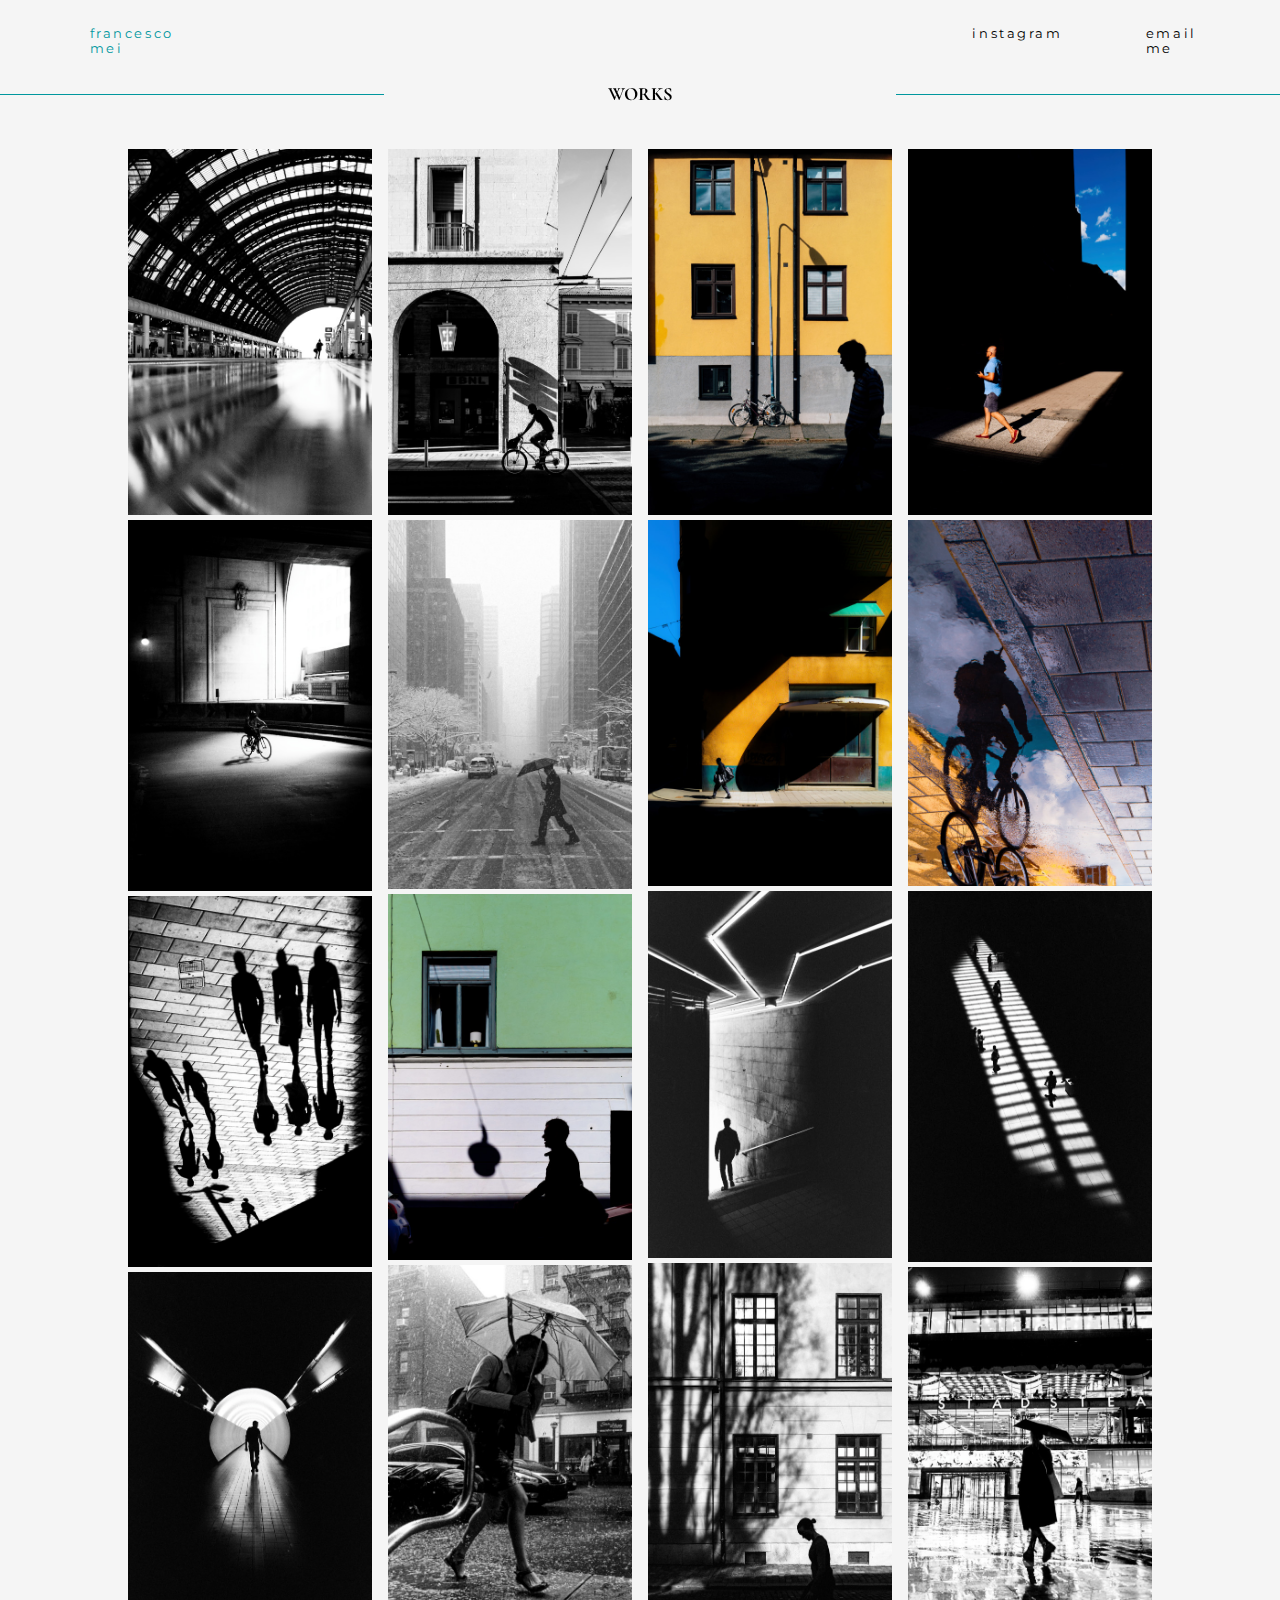
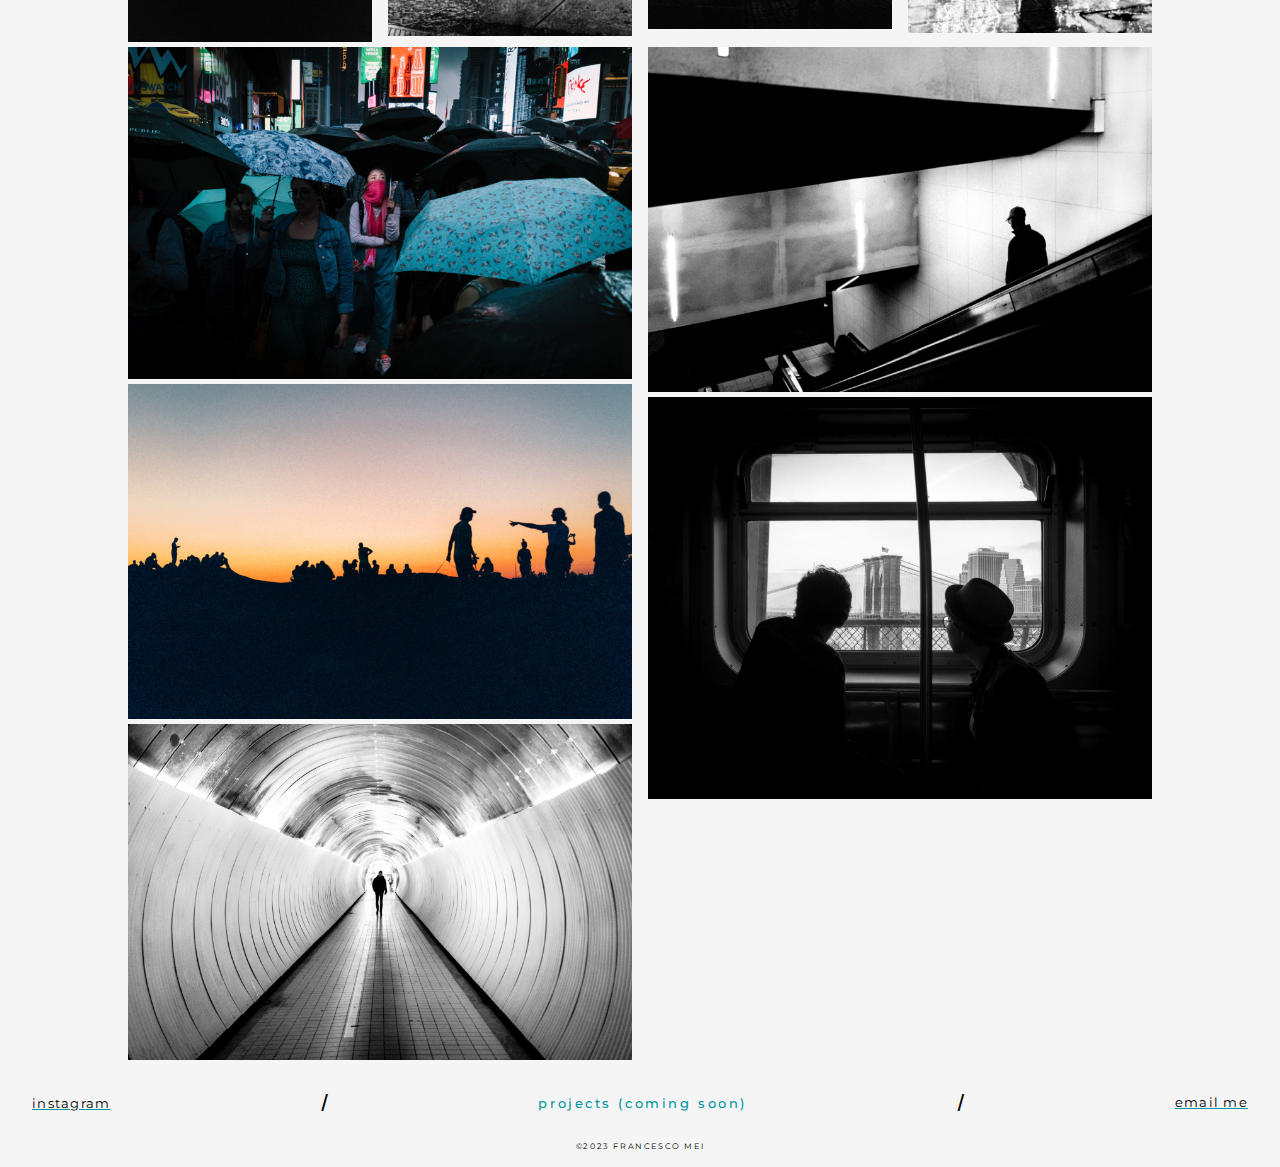
<file: index.html>
<!DOCTYPE html>
<html lang="it" dir="ltr">
<head>
    <meta charset="UTF-8">
    <meta http-equiv="X-UA-Compatible" content="IE=edge">
    <meta name="viewport" content="width=device-width, initial-scale=1.0">
    <title>Francesco Mei</title>
    <meta name="description" content="Street photography portfolio by Francesco Mei">
    <meta name="author" content="Francesco Mei">
    <meta name="keywords" content="portfolio, Francesco Mei, photography">

    <!-- Google tag (gtag.js) -->
    <script async src="https://www.googletagmanager.com/gtag/js?id=GTM-KQ44T83"></script>
    <script>
      window.dataLayer = window.dataLayer || [];
      function gtag(){dataLayer.push(arguments);}
      gtag('js', new Date());

      gtag('config', 'GTM-KQ44T83');
    </script>

    <!-- CSS -->
    <link rel="stylesheet" type="text/css" href="css/style.css">
    <!-- Font -->
    <link rel="preconnect" href="https://fonts.googleapis.com">
    <link rel="preconnect" href="https://fonts.gstatic.com" crossorigin>
    <link href="https://fonts.googleapis.com/css2?family=Cormorant+Garamond:ital,wght@0,300;0,400;0,500;0,600;0,700;1,300;1,400;1,500;1,600;1,700&family=Montserrat:ital,wght@0,100;0,200;0,300;0,400;0,500;0,600;0,700;1,100;1,200;1,300;1,400&display=swap" rel="stylesheet">
    <!-- Favicon -->
    <link rel="shortcut icon" href="favicon.ico" type="image/x-icon">
</head>
<body>
    <header class="homeheader">
      <nav class="containerlinkbox" id="navbar">
          <div class="linkbox">
              <a class="title active" href="index.html"> francesco mei </a>
              <div class="spacer"></div>
              <a class="title" href="https://www.instagram.com/francescomei/" target="_blank">instagram </a>
            <!--  <a class="title" href="projects.html"> projects</a>-->
            <!--   <a class="title" href="about.html"> about+contact </a>-->
              <a class="title" href="mailto:hello@mei.email">email me</a>
          </div>
        </nav>
    </header>
  <!--   <div class="sudime">
    <div class="sudimetitle"> <h2>Hello, I am Francesco and I take photos.</h2></div>
        <div class="sudimetext">
          <p>As a street phototgrapher, I am mostly fascinated by the unpredictable nature of the urban environment and draw mostly to silhouettes, geometry and light/shadow.</p>
          <p>I am native from the Italian Dolomites, have lived in Barcelona, Bamako and New York but thes days, I call Stockholm home.</p>
          <p>More photos are avaiable on my <a href="https://www.instagram.com/francescomei/" target="_blank">Instagram </a> account or you can contact me at <a href="photos@mei.email">photos@mei.email</a> for prints or questions.</p>
      </div>-->
    </div>
    <section>
        <div class="title_lines"><h3>WORKS</h3></div>
        <div class="portfoliocontainer">
          <div class="portfolioimage">
            <img src="img/portfolio/11.jpg" alt="street photo by Francesco Mei">
            </div>
            <div class="portfolioimage">
                <img src="img/portfolio/1.jpg" alt="street photo by Francesco Mei">
            </div>
            <div class="portfolioimage">
                <img src="img/portfolio/3.jpg" alt="street photo by Francesco Mei">
            </div>
            <div class="portfolioimage">
                <img src="img/portfolio/4.jpg" alt="street photo by Francesco Mei">
            </div>
            <div class="portfolioimage">
                <img src="img/portfolio/6.jpg" alt="street photo by Francesco Mei">
            </div>
            <div class="portfolioimage">
                <img src="img/portfolio/23.jpg" alt="street photo by Francesco Mei">
                    </div>
            <div class="portfolioimage">
                <img src="img/portfolio/8.jpg" alt="street photo by Francesco Mei">
            </div>
            <div class="portfolioimage">
                <img src="img/portfolio/2.jpg" alt="street photo by Francesco Mei">
            </div>
            <div class="portfolioimage">
                <img src="img/portfolio/10.jpg" alt="street photo by Francesco Mei">
            </div>
            <div class="portfolioimage">
                <img src="img/portfolio/14.jpg" alt="street photo by Francesco Mei">
            </div>
            <div class="portfolioimage">
                <img src="img/portfolio/16.jpg" alt="street photo by Francesco Mei">
            </div>
            <div class="portfolioimage">
                <img src="img/portfolio/17.jpg" alt="street photo by Francesco Mei">
            </div>
            <div class="portfolioimage">
                <img src="img/portfolio/18.jpg" alt="street photo by Francesco Mei">
            </div>
            <div class="portfolioimage">
                <img src="img/portfolio/19.jpg" alt="street photo by Francesco Mei">
            </div>
            <div class="portfolioimage">
                <img src="img/portfolio/20.jpg" alt="street photo by Francesco Mei">
          <div class="portfolioimage">
                    <img src="img/portfolio/7.jpg" alt="street photo by Francesco Mei">
            </div>
      </section>
      <section>
        <div class="portfoliocontainer2">
                      <div class="portfolioimage">
                          <img src="img/portfolio/22.jpg" alt="street photo by Francesco Mei">
                      </div>
                      <div class="portfolioimage">
                          <img src="img/portfolio/15.jpg" alt="street photo by Francesco Mei">
                      </div>
                      <div class="portfolioimage">
                          <img src="img/portfolio/12.jpg" alt="street photo by Francesco Mei">
                      </div>
                      <div class="portfolioimage">
                          <img src="img/portfolio/9.jpg" alt="street photo by Francesco Mei">
                      </div>
                      <div class="portfolioimage">
                          <img src="img/portfolio/21.jpg" alt="street photo by Francesco Mei">
                      </div>
        </section>


      <footer id=indexfooter>
        <div class="widefooterlinks">
            <div class="socialcontainerfooter">
              <a target="_blank" class="coverinstagram2" href="https://www.instagram.com/francescomei/" target="_blank">instagram </a>
            </div>
            <div class="footerbar">
                <p>/</p>
            </div>
            <div class="continue">
                <p>projects (coming soon)</p>
            </div>
            <div class="footerbar">
                <p>/</p>
            </div>
            <div class="contactfooter">
                <a href="mailto:photos@mei.email">
                    <p class="mbot5">email me</p>
                </a>
            </div>
        </div>
      <footer id=indexfooter>
        <div class="copyright">©2023 FRANCESCO MEI</div>
        <p> </p>
      </footer>
        <!-- JavaScript -->
        <script  src="js/script.js" type="text/javascript"></script>


</body>
</html>
</file>
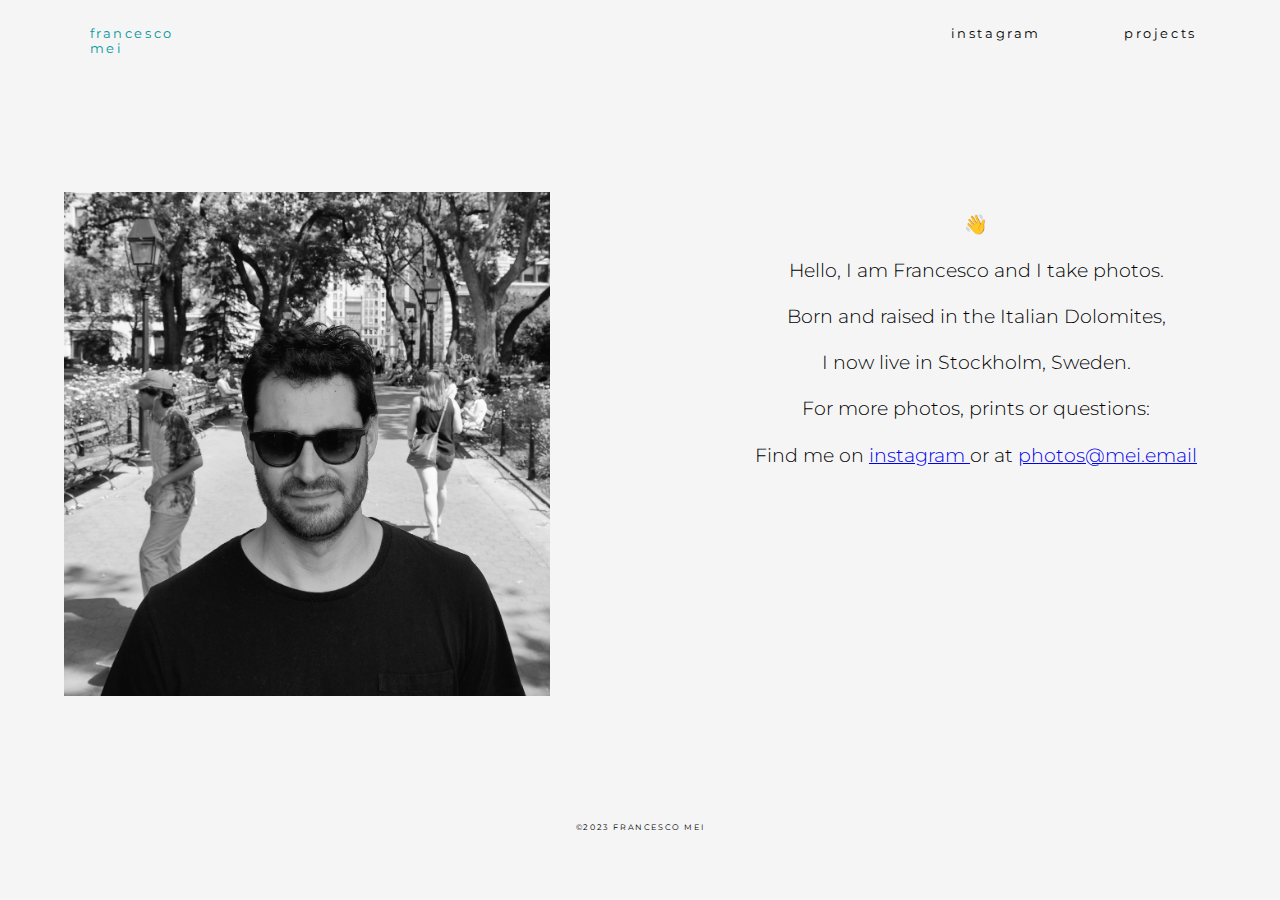
<file: about.html>
<!DOCTYPE html>
<html lang="it" dir="ltr">
<head>
    <meta charset="UTF-8">
    <meta http-equiv="X-UA-Compatible" content="IE=edge">
    <meta name="viewport" content="width=device-width, initial-scale=1.0">
    <title>Francesco Mei</title>
    <meta name="description" content="Street photography portfolio by Francesco Mei">
    <meta name="author" content="Francesco Mei">
    <!-- CSS -->
    <link rel="stylesheet" type="text/css" href="css/style.css">
    <!-- Font -->
    <link rel="preconnect" href="https://fonts.googleapis.com">
    <link rel="preconnect" href="https://fonts.gstatic.com" crossorigin>
    <link href="https://fonts.googleapis.com/css2?family=Cormorant+Garamond:ital,wght@0,300;0,400;0,500;0,600;0,700;1,300;1,400;1,500;1,600;1,700&family=Montserrat:ital,wght@0,100;0,200;0,300;0,400;0,500;0,600;0,700;1,100;1,200;1,300;1,400&display=swap" rel="stylesheet">
    <!-- Favicon -->
    <link rel="shortcut icon" href="favicon.ico" type="image/x-icon">
    </head>
    <body>

  <header class="homeheader">
    <nav class="containerlinkbox" id="navbar">
        <div class="linkbox">
            <a class="title active" href="index.html">francesco mei</a>
            <div class="spacer"></div>
            <a class="title" href="https://www.instagram.com/francescomei/" target="_blank">instagram</a>
            <a class="title" href="projects.html">projects</a>
            <!-- <a class="title" href="mailto:hello@mei.email"> contact </a> -->
        </div>
              </div>
          </nav>
          </header>
        <section>
            <div class="bannerabout">
                <div class="innerbannerabout">
                    <div class="leftbannerabout">
                        <div class="aboutimagebanner">
                        </div>
                    </div>
                    <div class="rightbannerabout">
                        <div class="sudimetext">
                            <p>👋</p>
                            <p>Hello, I am Francesco and I take photos.</p>
                            <p>Born and raised in the Italian Dolomites,</p>
                            <p>I now live in Stockholm, Sweden.</p>
                            <p>For more photos, prints or questions:</p>
                            <p>Find me on <a href="https://www.instagram.com/francescomei/" target="_blank">instagram </a> or at <a href="photos@mei.email">photos@mei.email</a></p>
                        </div>
                    </div>
                </div>
            </div>
        </section>
    <footer id=indexfooter>
        <div class="copyright">©2023 FRANCESCO MEI</div>
    </footer>


            <!-- JavaScript -->
            <script  src="js/script.js" type="text/javascript"></script>

    </body>
</html>
</file>
<file: css/style.css>
body {
    width: 100%;
    background-color: #f5f5f5;
    margin: 0% !important;
    padding: 0% !important;
    font-family: 'Cormorant Garamond', serif;
}
::selection {
    color: white;
    background: #00969eec;
}
::-moz-selection {
    color: white;
    background: #00969eec;
}
.copyright {
    width: 100%;
    margin-bottom: 0.25%;
    text-align: center;
    font-family: 'Montserrat', sans-serif;
    letter-spacing: 0.2em;
    font-size: 0.5em;
}
@media (max-width: 575.98px) {
    .copyright {
        font-size: 0.3em;
    }
}
#progettih1 {
    display: none;
}

.docuh1 {
    color: black;
    font-weight: 300;
    font-size: 7.5vw;
    line-height: 2em;
    margin-top: 0%;
    margin-bottom: 0%;
    letter-spacing: 1vw;
}

.docusection {
    width: 100%;
}
.docudivcont {
    width: 75%;
    margin-left: auto;
    margin-right: auto;
    margin-bottom: 10%;
}
.docuparcont {
    margin-bottom: 5%;
}
.docuh2 {
    font-family: 'Montserrat', sans-serif;
    margin: 0%;
    color: #00979E;
    font-size: 2.5em;
    font-weight: 400;
    letter-spacing: 0.2vw;
    text-align: center;
}
.docudivconth2 {
    width: 100%;
    text-align: center;
    margin-bottom: 5%;
}
.docuh3 {
    font-family: 'Montserrat', sans-serif;
    margin: 0%;
    color: #00979E;
    font-size: 2em;
    font-weight: 400;
    letter-spacing: 0.2vw;
    margin-bottom: 5%;
}
.docuh4 {
    font-family: 'Montserrat', sans-serif;
    margin: 0%;
    font-size: 1.6em;
    font-weight: 400;
    letter-spacing: 0.1vw;
    margin-bottom: 1.5%;
}
.docutext {
    margin: 0%;
    font-size: 1.6em;
    font-weight: 400;
    line-height: 1.5em;
}
.docutext a {
    color: black;
    text-decoration: underline #00979e;
}
.docuimg {
    width: 100%;
    height: auto;
    margin-top: 5%;
    margin-bottom: 5%;
}

.docuimg2 {
    margin-top: 2%;
    margin-bottom: 2%;
    width: 45%;
    height: auto;
}
.docuimgcont {
    display: flex;
    flex-direction: row;
    justify-content: space-between;
    align-items: center;
    width: 100%;
}
.docuparcont ul {
    list-style-type: disc #00979e;
}
.docuparcont ul li {
    margin: 0%;
    font-size: 1.4em;
    font-weight: 400;
    line-height: 1.4em;
}

nav {
    width: 100%;
    background-color:#F5F5F5;
    position: fixed;
    position: -webkit-sticky;
    top: 0;
    z-index:1;
    transition: top 0.8s;
    -webkit-transition: top 0.8s;
    -moz-transition: top 0.8s;
    -o-transition: top 0.8s;
}

.linkbox{
    display: flex;
    flex-direction: row;
    flex-wrap: nowrap;
    align-content: normal;
    justify-content: normal;
    align-items: normal;
    position: relative;
    padding-top: 2%;
    padding-right: 0%;
    padding-bottom: 2%;
    padding-left: 7%;
}


.spacer {
    display: block;
    width: 100%;
}

.h1container {
    height: 100vh;
    width: 100%;
    display: flex;
    align-items: center;
    justify-content: center;
}

h1 {
    color: white;
    font-weight: 300;
    font-size: 7.5vw;
    line-height: 2em;
    margin-top: 0%;
    margin-bottom: 0%;
    letter-spacing: 1vw;
}

a.active {
    color: #00979E;
}

.title {
    padding-right: 7%;
    text-decoration: none;
    font-family: 'Montserrat', sans-serif;
    color: black;
    font-weight: 400;
    font-size: 0.8em;
    letter-spacing: 0.2em;
}


.coversocial {
    width:100%;
    position: absolute;
    bottom: 3%;
}

.coverinstagram {
    text-decoration: none;
    font-family: 'Montserrat', sans-serif;
    font-weight: 400;
    font-size: 0.5em;
    letter-spacing: 0.2em;
    color: whitesmoke;
}

.coverinstagram:hover {
    color: #00979E
}

.coverflickr {
    text-decoration: none;
    font-family: 'Montserrat', sans-serif;
    font-weight: 400;
    font-size: 0.5em;
    letter-spacing: 0.2em;
    color: whitesmoke;
}

.coverflickr:hover {
    color: #00979E
}

a:hover {
    text-decoration: none !important;
    color: #00979e;
}

.title_lines {
    margin-top: 5%;
    margin-bottom: 2%;
    position: relative;
    overflow: hidden;
    z-index: 1;
    text-align: center;
}
.title_lines h2 {
    font-size: 4vw;
    font-weight: 300;
    letter-spacing: 0.1em;
}

.title_lines:before, .title_lines:after {
    position: absolute;
    top: 51%;
    overflow: hidden;
    width: 30%;
    height: 1px;
    content: '\a0';
    background-color: #00979E;
    margin-left: 20%;
}
.title_lines:before {
    margin-left: -50%;
    text-align: right;
}


.portfoliocontainer {
    position: relative;
    column-count: 4;
    padding: 0% 10% 0% 10%;
}

.portfoliocontainer2 {
    position: relative;
    column-count: 2;
    padding: 0% 10% 0% 10%;
}

.portfolioimage {
    width: 100%;
    display: block;
    overflow: hidden;
}

.portfoliocontainer img {
    width: 100%;
}

.portfoliocontainer2 img {
    width: 100%;
}






footer {
    margin-top: 15%;
}

#indexfooter {
    margin-top: 0% !important;
}

.widefooterlinks{
    display: flex;
    flex-direction: row;
    flex-wrap: nowrap;
    align-items: center;
    justify-content: space-between;
}
.contactfooter {
    margin: 0% 2.5% 0% 0%;
}
.contactfooter p {
    text-align: right;
    margin: 0%;
    text-decoration: none;
    font-family: 'Montserrat', sans-serif;
    font-weight: 400;
    font-size: 0.8em;
    letter-spacing: 0.1em;
}
.contactfooter a {
    text-decoration: none;
    color: black;
    transition: 0.25s ease-in-out;
    text-decoration: underline #00979E;
}
.contactfooter a:hover {
    text-decoration: none;
    color: #00979E;
}
.mbot5 {
    margin-bottom: 2% !important;
}
.socialfooter {
    width: 100%;
    text-align: center;
    font-family: 'Montserrat', sans-serif;
    font-size: 3.5vw;
    font-weight: 400;
    letter-spacing: 0.1em;
}

.socialcontainerfooter {
    display: flex;
    flex-direction: column;
    flex-wrap: nowrap;
    margin: 0% 0% 0% 2.5%;
}
.coverinstagram2 {
    text-decoration: none;
    font-family: 'Montserrat', sans-serif;
    font-weight: 400;
    font-size: 0.8em;
    letter-spacing: 0.1em;
    color: black;
    transition: 0.25s ease-in-out;
    text-decoration: underline #00979E;
}
.coverflickr2 {
    margin-bottom: 2%;
    text-decoration: none;
    font-family: 'Montserrat', sans-serif;
    font-weight: 400;
    font-size: 0.8em;
    letter-spacing: 0.1em;
    color: black;
    transition: 0.25s ease-in-out;
    text-decoration: underline #00979E;
}
#coverinstagram2:hover {
    text-decoration: none;
    color: #00979E;
}
#coverflickr2:hover {
    text-decoration: none !important;
    color:#00979E;
}



.continue {
    text-align: center;
}

.continue p {
    margin: 0%;
    font-family: 'Montserrat', sans-serif;
    font-weight: 500;
    font-size: 0.8em;
    letter-spacing: 0.2em;
    color: #00979E;
}
.continue a {
    color: black;
    text-decoration: underline #00979e;
}
.continue a:hover {
    color: #00979e;
}



.footerbar p {
    font-family: 'Montaserrat', sans-serif;
    font-size: 1.5em;
    font-weight: 100;
}



.containerfooter {
    height: 40vh;
    width: 100%;
    margin-bottom: 0.25%;
    display: flex;
    flex-direction: row;
    flex-wrap: nowrap;
    align-content: normal;
    align-items: normal;
    justify-content: space-around;
    overflow: hidden !important;
    overflow-x: hidden;
    overflow-y: hidden;
}

div.containerfooterleft {
    width: 49%;
    text-decoration: none;
    overflow: hidden;
}
div.containerfooterright {
    width: 49%;
    text-decoration: none;
    overflow: hidden;
}


.leftfooter {
    display: flex;
    justify-content: center;
    align-items: center;
    align-content: center;
    width: 100%;
    height: 100%;

    transition: 0.75s ease-in-out;
    overflow: hidden;
}
.panoramifooter {
    background-image: url('../img/Panoramicover.jpg');
    background-size: cover;
    background-position: center;
}
.rightfooter {
    display: flex;
    flex-direction: column;
    justify-content: center;
    align-items: center;
    align-content: center;
    width: 100%;
    height: 100%;

    transition: 0.75s ease-in-out;
    overflow: hidden;
}
.ipsfooter {
    background-image: url('../img/Ipscover.jpg');
    background-size: cover;
    background-position: center;
}
.esclusionifooter{
    background-image: url('../img/ritagli/ChiaraCividale.jpg');
    background-size: cover;
    background-position: center;
}

.leftfooter p {
    transition: 0.75s ease-in-out;
}
.rightfooter p {
    transition: 0.75s ease-in-out;
}

a.linkcontainerleft {
    text-decoration: none;
    width: 100%;
    height: 100%;
}
a.linkcontainerright {
    text-decoration: none;
    width: 100%;
    height: 100%;
}

div.leftfooter:hover {
    transform: scale(1.1);
}
div.rightfooter:hover {
    transform: scale(1.1);
}

div.leftfooter:hover p {
    transform: scale(0.9);
}
div.rightfooter:hover p {
    transform: scale(0.9);
}


.footertext {
    margin: 0%;
    text-align: center;
    text-decoration: none;
    color: whitesmoke;
    font-size: 3.5vw;
    font-weight: 500;
    letter-spacing: 0.1em;
}



/* PROJECTS PAGE */

.projheader {
    height: 100vh;
    background-image: url('../img/.jpg');
    background-color: grey;
    background-repeat: no-repeat;
    background-size: cover;
    background-position: center;
}

.projectslistcontainer {
    width: 100%;
    height: 100vh;
}

.projectslistcontainer ul {
    margin: 0%;
    padding: 0%;
    height: 50%;
    width: 100%;
    position: absolute;
    top: 25%;
    list-style: none;
    display: flex;
    flex-direction: column;
    flex-wrap: nowrap;
    align-items: center;
    justify-content: space-around;
}
.progettih2 {
    font-weight: 300;
}

.projectslist li {
    margin: 0%;
    color: black;
    font-size: 3vw;
    letter-spacing: 0.1em;
}

.coversocialproj {
    position: absolute;
    bottom: 3%;
    width: 100%;
    align-items: center;
    text-align: center;
}

@media (max-width: 719.98px) {
    .projectslist li {
        font-size: 5vw;
    }
}

.projlink {
    text-decoration: none;
    color: whitesmoke;
}











/* ESCLUSIONI */

.insideprojheader {
    position: relative;
    height: 100vh;
}
.projheadertitlecont {
    display: flex;
    flex-direction: column;
    flex-wrap: nowrap;
    justify-content: center;
    height: 100%;
}
.projh1cont {
    width: 100%;
}

.h1proj {
    font-size: 10vw;
    font-weight: 400;
    color: black;
    letter-spacing: 0.2vw;
    text-align: center;
}
header .projyear {
    width: 100%;
    text-align: center;
}
.projyear p {
    margin: 0%;
    font-family: 'Montaserrat', sans-serif;
    color: #00979E;
    font-weight: 400;
    font-size: 3vw;
    letter-spacing: 0.2vw;
}



.banneresclusioni {
    background-image: url('../img/ritagli/Maniscuola.jpg');
    background-position: bottom;
    background-size: cover;
    height: 80vh;
    width: 100%;
    margin-bottom: 10%;
}

.projexpl {
    display: flex;
    flex-direction: row;
    flex-wrap: nowrap;
    justify-content: space-around;
    align-items: baseline;
    width: 80%;
    margin-top: 10%;
    margin-right: auto;
    margin-bottom: 10%;
    margin-left: auto;
}

.projexplleft {
    width: 50%;
}

.ilprogetto {
    font-size: 6vw;
    font-weight: 400;
    margin: 0%;
    letter-spacing: 0.1vw;
}


.ilprogetto b {
    font-family: 'Montserrat', sans-serif;
    color: #00979E;
    font-weight: 700;
    font-size: 8vw;
}

.projexplright {
    padding-left: 10%;
    width: 50%;
}
.projexpltext {
    text-align: right;
    font-family: 'Montserrat', sans-serif;
    font-size: 1.2vw;
    font-weight: 300;
    letter-spacing: 0.1vw;
    line-height: 1.5em;
    margin-top: 0%;
}



.esclusionimaincontainer {
    display: flex;
    flex-direction: row;
    flex-wrap: nowrap;
    justify-content: center;
    width: 90%;
    margin-top: 10%;
    margin-right: auto;
    margin-left: auto;
}

.esclusionicontainerleft {
    display: flex;
    align-content: center;
    justify-content: center;
    align-items: center;
    width: 40%;
    padding-right: 5%;
}
.esclusionicontainerright {
    display: flex;
    flex-direction: column;
    flex-wrap: nowrap;
    align-items: flex-start;
    justify-content: center;
    text-align: left;
    position: relative;
    width: 40%;
    padding-left: 5%;
}

.esclusionicontainerleft img {
    width: 100%;
}

strong {
    font-weight: 600;
}
.projexpltext strong, b {
    font-weight: 500;
}
.esclnumb {
    font-family: 'Montserrat', sans-serif;
    margin: 0%;
    margin-bottom: 1%;
    color: #00979E;
    font-size: 1.8em;
    font-weight: 400;
    letter-spacing: 0.1vw;
}
.escltext {
    margin: 0%;
    font-size: 1.4em;
    font-weight: 400;
    line-height: 1.4em;
}

.esclcontrightII {
    text-align: right;
    align-items: flex-end;
    padding-left: 0%;
    padding-right: 5%;
}
.esclcontleftII {
    padding-left: 5%;
    padding-right: 0%;
}

.escltext a {
    color: black;
    text-decoration-color: #00979E;
}
.escltext a:hover {
    color: #00979E;
}

.imgpad {
    padding-right: 0%;
    padding-left: 2.5%;
}

.lastesclustext {
    width: 50%;
    margin-right: auto;
    margin-bottom: 10%;
    margin-left: auto;
    padding-top: 5%;
    display: flex;
    flex-direction: column;
    flex-wrap: nowrap;
    align-items: center;
    text-align: center;
}













/* IPS TYPOGRAPHUS */


.bannerips {
    background-image: url('../img/Ceppi.jpg');
    background-position: top;
    background-size: cover;
    height: 80vh;
    width: 100%;
}

.ipsmaincontainervert {
    position: relative;
    display: flex;
    flex-direction: column;
    flex-wrap: nowrap;
    width: 60%;
    margin-top: 10%;
    margin-right: auto;
    margin-left: auto;
}

.ipscontainerver1 {
    display: flex;
    align-content: center;
    justify-content: center;
    align-items: center;
    width: 100%;
    padding-bottom: 5%;
}
.ipscontainerver1 img {
    width: 100%;
}

.ipscontainerver2 {
    display: flex;
    flex-direction: column;
    flex-wrap: nowrap;
    align-items: flex-start;
    justify-content: left;
    position: relative;
    width: 100%;
    margin-right: auto;
    margin-left: auto;
    align-items: left;
    text-align: left;
}


.ipslastesclustext {
    width: 65%;
    margin-top: 5%;
    margin-right: 30%;
    margin-left: 10%;
    display: flex;
    flex-direction: column;
    flex-wrap: nowrap;
    align-items: left;
    text-align: left;
}



.ipsmaincontainernowr {
    display: flex;
    flex-direction: row;
    flex-wrap: nowrap;
    justify-content: space-between;
    width: 100%;
    margin-top: 20%;
    margin-right: auto;
    margin-left: auto;
}

.ipscontainerleftnowr {
    width: 48%;
    padding-right: 2%;
}
.ipscontainerrightnowr {
    width: 48%;
    padding-left: 2%;
}

.ipscontainerleftnowr img {
    width: 100%;
    height: 100%;
}
.ipscontainerrightnowr img {
    width: 100%;
    height: 100%;
}


.ipsverticalcontainer {
    display: flex;
    flex-direction: column;
    flex-wrap: nowrap;
    justify-content: center;
    width: 60%;
    margin-top: 10%;
    margin-left: auto;
    margin-right: auto;
}
.ipsverticalcontainertop {
    width: 100%;
    padding-bottom: 15%;
}
.ipsverticalcontainerbottom {
    width: 100%;
}
.ipsverticalcontainertop img {
    width: 100%;
}
.ipsverticalcontainerbottom img {
    width: 100%;
}

.ipscontainerbottom {
    margin-top: 5%;
    display: flex;
    flex-direction: row;
    flex-wrap: nowrap;
    width: 80%;
    margin-left: auto;
    margin-right: auto;
}
.ipscontainerbottomleft {
    width: 25%;
    padding-right: 2.5%;
}
.ipscontainerbottomright {
    width: 70%;
    padding-left: 2.5%;
}
.ipscontainerbottomleft img {
    width: 100%;
}
.ipscontainerbottomright img {
    width: 100%;
}

.inverseipscontainerbottom {
    margin-top: 5%;
    display: flex;
    flex-direction: row;
    flex-wrap: nowrap;
    width: 80%;
    margin-left: auto;
    margin-right: auto;
}
.inverseipscontainerbottomleft {
    width: 70%;
    padding-right: 2.5%;
}
.inverseipscontainerbottomright {
    width: 25%;
    padding-left: 2.5%;
}
.inverseipscontainerbottomleft img {
    width: 100%;
}
.inverseipscontainerbottomright img {
    width: 100%;
}


.ipsorizimg {
    margin-top: 5%;
    margin-left: 5%;
    margin-right: 5%;
    display: flex;
    flex-direction: column;
    flex-wrap: nowrap;
    width: 90%;
}

.ipsdoubleimgcontainer {
    display: flex;
    flex-direction: row;
    flex-wrap: nowrap;
    width: 70%;
    margin-top: 10%;
    margin-left: 15%;
    margin-right: 15%;
}
.ipsdoubleimgleft {
    width: 97.5%;
    padding-right: 2.5%;
}
.ipsdoubleimgright {
    width: 97.5%;
    padding-left: 2.5%;
}
.ipsdoubleimgleft img {
    width: 100%;
}
.ipsdoubleimgright img {
    width: 100%;
}

.singleorizimg {
    width: 60%;
    margin-top: 10%;
    margin-left: auto;
    margin-right: auto;
}
.singleorizimg img{
    width: 100%;
}

.fonticontainer {
    width: 80%;
    margin-top: 10%;
    margin-right: auto;
    margin-left: auto;
}
.fonticontainer ul {
    text-align: left;
    list-style: none;
}
.fontititle {
    font-family: 'Montaserrat', sans-serif;
    font-size: 0.9em;
    letter-spacing: 0.1vw;
    font-weight: 400;
}
.fontititle2 {
    font-family: 'Montaserrat', sans-serif;
    font-size: 0.9em;
    letter-spacing: 0.1vw;
    font-weight: 400;
}

.fonticontainer ul a {
    color: black;
    text-decoration: underline;
    text-decoration-color: #00979E;
    text-decoration-thickness: 1px;
}
.fonticontainer ul a:hover {
    color: #00979E;
}

.fonti {
    padding-left: 0%;
}
.fonti ul {
    padding-left: 0%;
}


@media (max-width: 1024.5px) {
    .banneresclusioni {
        height: 60vh;
    }
    .bannerips {
        height: 60vh;
    }
}

@media (max-width:767.98px) {

    .cittext {
        font-size: 1em;
    }
    .projexpltext {
        font-size: 1.6vw;
    }

}

@media (max-width: 575.98px) {
    h1 {
        font-size: 14vw;
    }

    .projexpl {
        display: flex;
        flex-direction: column;
        flex-wrap: nowrap;
        align-items: center;
        justify-content: center;
        width: 90%;
        margin-left: auto;
        margin-right: auto;
    }
    .projexplleft {
        width: 100%;
        padding-bottom: 5%;
    }
    .projexplright {
        width: 100%;
    }
    .projexpltext {
        text-align: left;
    }

    #constructionfooter {
        position: absolute;
        width: 100%;
        bottom:0;
    }
    #constructionheader {
        height: 80vh;
    }
    .ilprogetto {
        font-size: 9vw;
    }
    .projexpltext {
        font-size: 2.4vw;
    }
    .projexplright {
        padding-left: 0% !important;
    }
    .esclusionimaincontainer {
        display: flex;
        flex-direction: row;
        flex-wrap: wrap;
        width: 95%;
        margin-right: auto;
        margin-left: auto;
    }
    .esclusionicontainerleft {
        width: 95%;
        margin-left: auto;
        margin-right: auto;
        padding: 0%;
        margin-bottom: 5%;
    }
    .esclusionicontainerright {
        width: 95%;
        margin-left: auto;
        margin-right: auto;
        padding: 0%;
        align-items: center;
        text-align: left;
    }
    .esclnumb {
        margin-bottom: 2%;
        font-size: 1.5em;
    }
    .escltext {
        font-size: 1.2em;
        line-height: 1.4em;
    }
    .esclcontrightII {
        padding: 0%;
    }

    .esclcontleftII {
        padding: 0%;
    }
    .esclcontII {
        display: flex;
        flex-direction: column-reverse;
    }

    .lastesclustext {
        width: 70%;
    }
    .containerleftnowr {
        width: 49%;
        padding-right: 1%;
    }
    .containerrightnowr {
        width: 49%;
        padding-left: 1%;
    }

    /* Ips Typographus */

    .bannerips {
        height: 40vh;
    }
    .ipslastesclustext {
        width: 90%;
        margin-bottom: 0%;
        margin-left: auto;
        margin-right: auto;
    }

    .ipsmaincontainervert {
        width: 90%;
    }
    .ipsmaincontainernowr {
        display: flex;
        flex-direction: column;
        flex-wrap: nowrap;
        align-items: center;
        width: 100%;
        margin-right: auto;
        margin-left: auto;
    }
    .ipscontainerleftnowr {
        margin-right: 5%;
        width: 95%;
        margin-bottom: 1%;
        padding: 0%;
    }
    .ipscontainerrightnowr {
        margin-left: 5%;
        width: 95%;
        padding: 0%;
    }

    #ipsimg1di2 {
        margin-bottom: 5%;
    }
    .ipscontainerleft img {
        width: 100%;
    }


    .ipsdoubleimgcontainer {
        display: flex;
        flex-direction: column;
        width: 80%;
        margin-left: auto;
        margin-right: auto;
    }

    .ipsdoubleimgleft {
        padding: 0%;
        width: 100%;
        margin-left: auto;
        margin-right: auto;
        margin-bottom: 12%;
    }
    .ipsdoubleimgright {
        padding: 0%;
        width: 100%;
        margin-left: auto;
        margin-right: auto;
    }

    .ipscontainerbottom {
        display: flex;
        flex-direction: column;
        flex-wrap: nowrap;
        width: 90%;
        margin-top: 10% !important;
        margin-left: auto;
        margin-right: auto;
    }
    .ipscontainerbottomleft {
        width: 90%;
        padding: 0%;
        margin-left: auto;
        margin-right: auto;
        margin-bottom: 10%;
    }
    .ipscontainerbottomright {
        width: 100%;
        padding-left: 0%;
    }

    .ipsverticalcontainer {
        width: 90%;
    }
    .ipsverticalcontainertop {
        padding-bottom: 12% !important;
    }
    .inverseipscontainerbottom {
        display: flex;
        flex-direction: column;
        flex-wrap: nowrap;
        width: 90%;
        margin-top: 10% !important;
        margin-left: auto;
        margin-right: auto;
    }
    .inverseipscontainerbottomleft {
        width: 100%;
        margin-bottom: 10%;
        padding: 0%;
    }
    .inverseipscontainerbottomright {
        width: 90%;
        padding: 0%;
        margin-left: auto;
        margin-right: auto;
    }

    .singleorizimg {
        width: 90%;
        margin-left: auto;
        margin-right: auto;
    }

    .fonticontainer {
        width: 90%;
    }
    .fontititle {
        font-size: 0.8em;
    }
    .fontititle2 {
        font-size: 0.75em;
    }

    .fonticontainer ul a {
        font-size: 0.9em;
    }

}





@media (max-width: 419.98px) {
    .h1proj {
        font-size: 12vw;
    }
    .insideprojheader {
        position: relative;
        height: 40vh;
    }
    .projheadertitlecont {
        height: 100%;
    }

    .banneresclusioni {
        height: 25vh;
    }
    .bannerips {
        height: 25vh;
    }
    .ipscontainerrightII {
        width: 80%;
    }

}









/* CONTACT PAGE */

.contactheader {
    height: 100vh;
    background-image: url('../img/ContattoII.jpg');
    background-size: cover;
    background-repeat: no-repeat;
    background-position: center center;
    background-attachment: scroll;
    align-content: center;
    padding-top: 0px;
    text-align: center;
}


.contacth1 {
    line-height: 1.8em;
}

.maillink {
    text-decoration: unset;
    color: #00979E;
}

.maillink:hover{
    border-bottom: none;
    color:white;
    border: none;
}







/* About */


.aboutheader {
    height: 100vh;
    background-image: url('../img/Giovanni_retrotesta_sfondo.jpg');
    background-size: cover;
    background-repeat: no-repeat;
    background-position: center center;
    align-content: center;
    padding-top: 0px;
    text-align: center;
}

.abouth1 {
    color: black;
}

.bannerabout {
    margin-top: 15%;
    width: 100%;
    height: 70vh;
}
.innerbannerabout {
    display: flex;
    flex-flow: row;
    flex-wrap: nowrap;
    align-content: normal;
    align-items: normal;
    justify-content: normal;
    width: 100%;
    height: 100%;
}

.leftbannerabout {
    margin: 0% 0% 0% 5%;
    width: 50%;
    height: 100%;
    overflow: hidden;
}
.rightbannerabout {
    margin: 0% 0% 0% 0%;
    width: 50%;
    height: 100%;
}

.aboutimagebanner {
    background-image: url('../img/Francesco.jpg');
    background-position: center center;
    background-size: cover;
    width: 80%;
    height: 80%;
}

.textbannerabout {
    font-family: 'Montserrat', sans-serif;
    font-size: 4.5vw;
    font-weight: 500;
    height: 100%;
    line-height: 1.1em;
    letter-spacing: 0.1em;
    display: flex;
    flex-direction: column;
    flex-wrap: nowrap;
    justify-content: center;
    align-items: flex-start;
    align-content: flex-start;
}
.textbannerabout p {
    margin: 0%;
    padding: 0%;
}

#about1, #about3, #about5 {
    margin-left: 21%;
}
#about2, #about4 {
    margin-left: 1%;
    color: #00979e;
}

#about4_2 {
    margin-left: 21%;
    color: #00979E;
}
#about5_2 {
    margin-left: 31.2%;
}



.sudime {
    margin-top: 20px;
}

.sudimetitle h2 {
    font-weight: 200;
    width: auto;
    margin-top: 10px;
    margin-right: 10%;
    margin-left: 10%;
    text-align: center;
    font-size: 2.5em;
}
.sudimetext {
    width: auto;
    margin-top: 10px;
    margin-right: 0%;
    margin-left: 0%;
    text-align: center;
    font-family: 'Montserrat', sans-serif;
    font-size: 1.2em;
    font-weight: 300;
    line-height: 1.4em;
}

.sudimetext p strong {
    font-weight: 500;
}
.sudimetext p .strongblue {
    color: #00979E;
    font-weight: 500;
}


.leftfooterab p {
    transition: 0.75s ease-in-out;
}
div.leftfooterab:hover {
    transform: scale(1.1);
}
div.leftfooterab:hover p {
    transform: scale(0.9);
}












@media (max-width: 767.98px){
    .containerfooter {
        height: 20vh;
    }
    .title {
        font-size: 0.7em;
    }
    #altfont {
        font-weight: 300;
        font-size: 1.7vw;
    }
    .footertext {
        font-size: 5vw;
        letter-spacing: 0.1em;
    }
    .aboutimagebanner {
        width: 100%;
        height: 50%;
    }
    .textbannerabout {
        height: 90%;
    }

    .sudimetitle h2 {
        margin: 10%;
        width: 100%;
        text-align: center;
    }
    .sudimetext {
        margin-top:20px;
        margin-left: 0%;
        margin-right: 0%;
        width: auto;
        text-align: center;
        font-family: 'Montserrat', sans-serif;
    }
    .sudime {
        width: 90%;
        margin-top: -5% !important;
        margin-right: auto;
        margin-left: auto;
    }
    .sudimetext {
        font-size: 0.8em;
    }
    .sudimetitle h2 {
        font-size: 2em;
    }
}



@media (max-width: 575.98px) {
    footer {
        margin-top: 15%;
    }
    .title_lines h2 {
        font-size: 5vw;
    }
    .socialcontainerfooter {
        margin: 0% 0% 0% 2.5%;
    }
    .contactfooter {
        margin: 0% 2.5% 0% 0%;
    }
    .bannerabout {
        height: 50vh;
    }
    .title {
        padding-top: 4%;
    }
    .sudimetitle h2 {
        font-size: 1.5em;
    }
    .portfoliocontainer {
        column-count: 1;
        width: 90%;
        margin-left: auto;
        margin-right: auto;
        padding: 0%;
    }
    .portfoliocontainer2 {
        column-count: 1;
        width: 90%;
        margin-left: auto;
        margin-right: auto;
        padding: 0%;
    }
    .portfolioimage {
        margin-bottom: 10%;
    }

    .containerfooter {
        height: 20vh;
    }
    div.containerfooterleft {
        width: 49%;

    }
    div.containerfooterright {
        width: 49%;
    }
    #altfont {
        font-weight: 300;
        font-size: 2vw;
    }
    .sudime {
        margin-top: -20% !important;
    }
}


@media (max-width: 479.98px) {
    .widefooterlinks {
        display:flex;
        align-items: flex-end;
        margin-top: 20%;
        margin-bottom: 2%;
    }
    .coverflickr2 {
        letter-spacing: 0.1vw;
        font-size: 0.6em;
        margin-bottom: 5%;
    }
    .coverinstagram2 {
        letter-spacing: 0.1vw;
        font-size: 0.6em;
    }
    .continue p{
        font-size: 0.6em;
        font-weight: 500;
    }
    .footerbar {
        display: none;
    }
    .contactfooter p {
        letter-spacing: 0.1vw;
        font-size: 0.6em;
    }
    .mbot5 {
        margin-bottom: 5% !important;
    }
    .sudime {
        margin-top: -15% !important;
    }
}


@media (max-width: 375.98px) {
    .containerfooter {
        height: 15vh
    }
}


@media (max-width: 360.98px) {
    body {
        max-width: 100%;
    }
}

@media (max-width: 321.98px) {

    nav .linkbox {
        display: flex;
        flex-direction: row;
        flex-wrap: nowrap;
        align-content: normal;
        justify-content: normal;
        align-items: normal;
        position: relative;
        padding-top: 3%;
        padding-right: 0%;
        padding-bottom: 0%;
        padding-left: 2%;
    }
}
</file>
